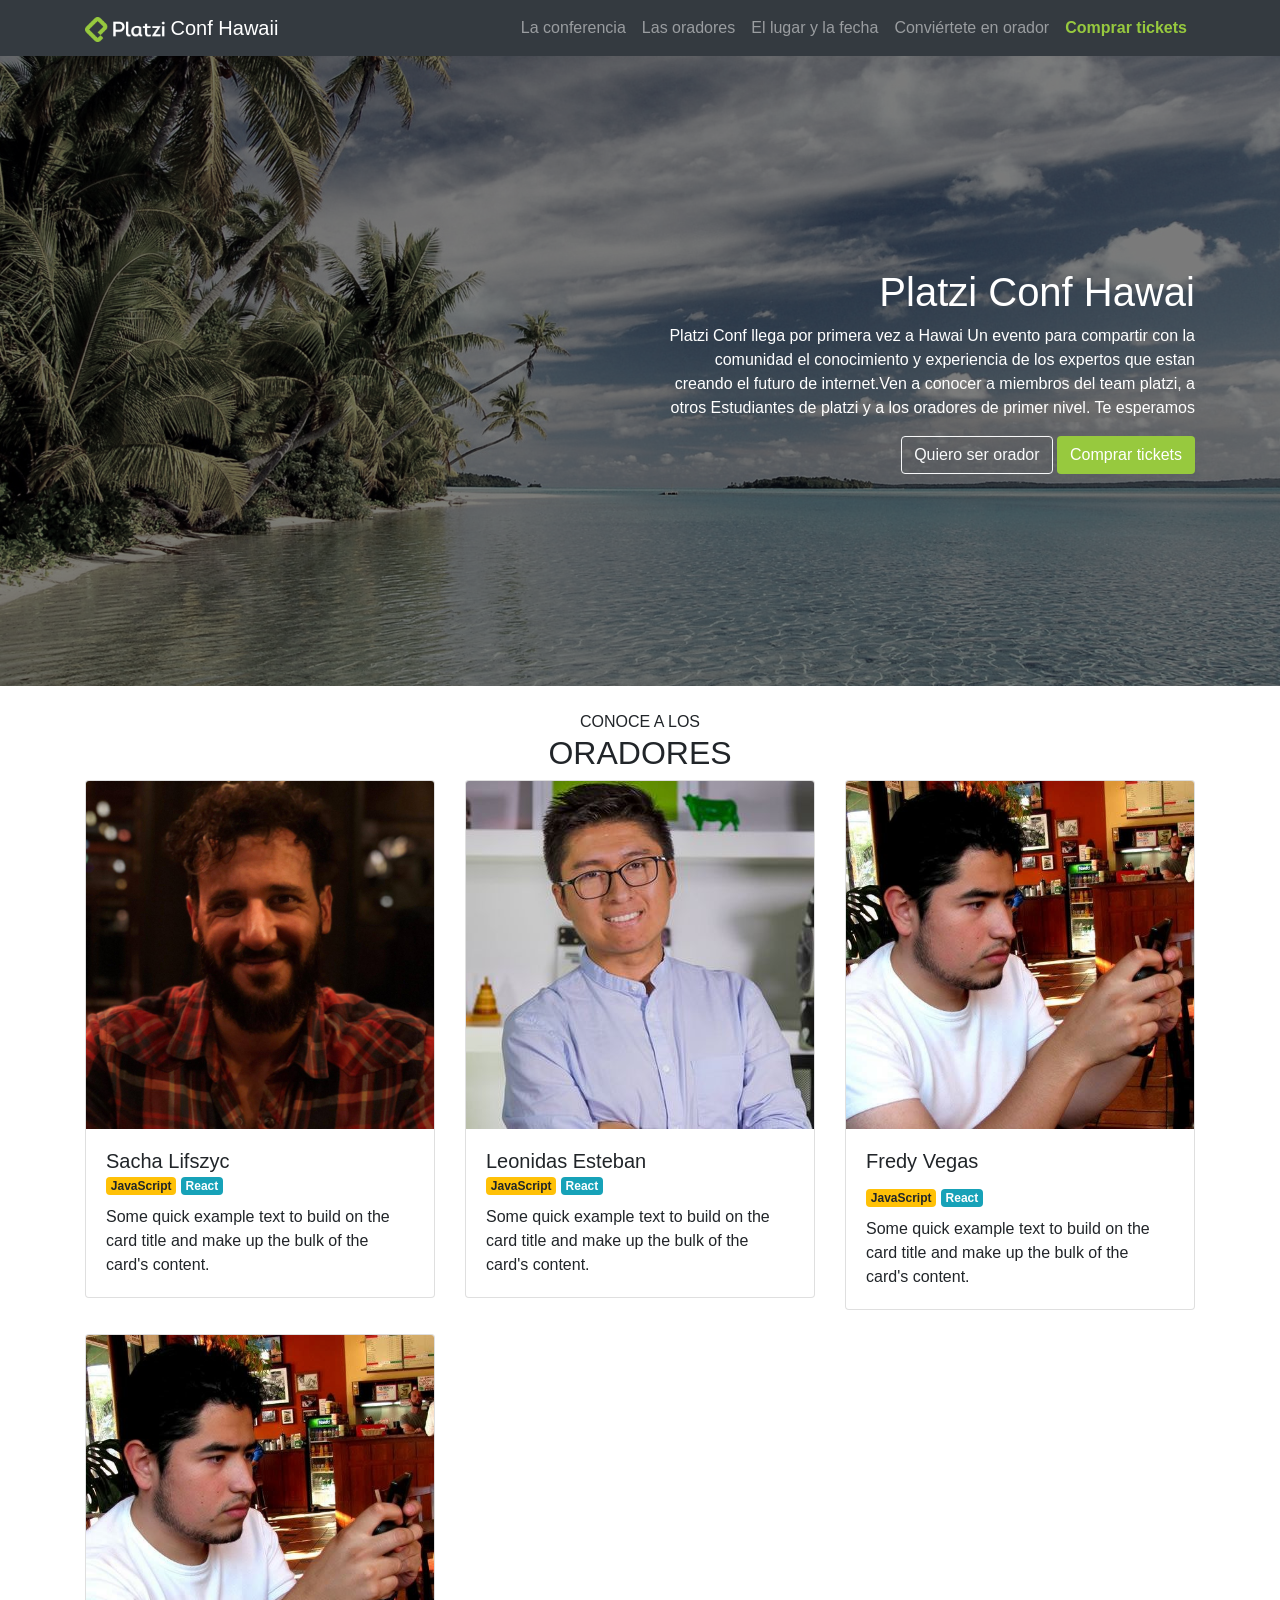
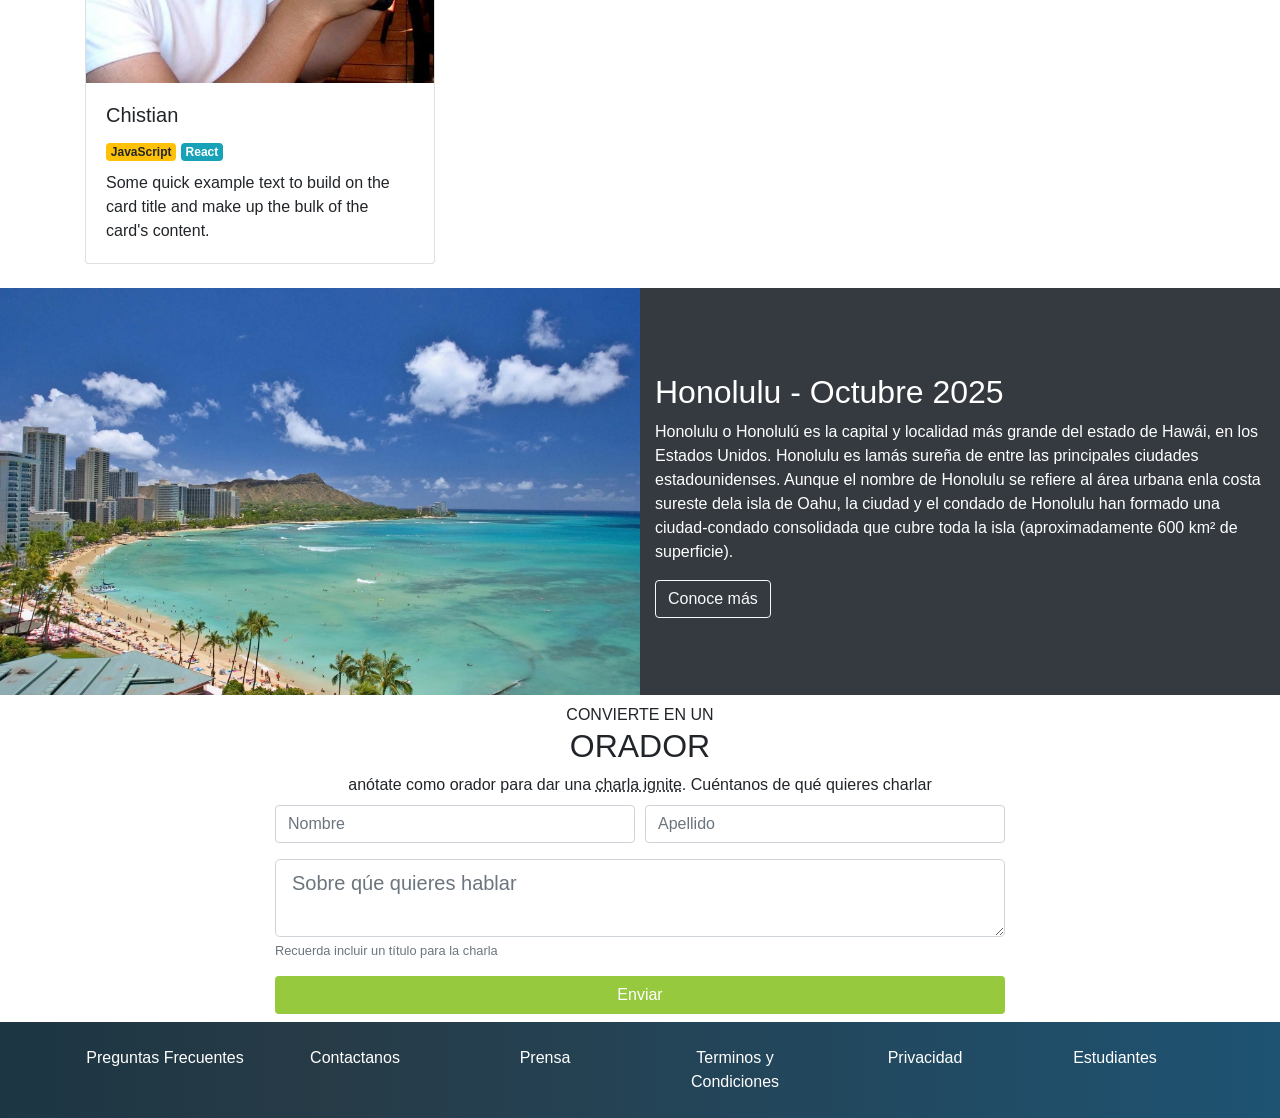
<file: index.html>
<!doctype html>
<html lang="en">
  <head>
    <!-- Required meta tags -->
    <meta charset="utf-8">
    <meta name="viewport" content="width=device-width, initial-scale=1, shrink-to-fit=no">

    <!-- Bootstrap CSS -->
    <link rel="stylesheet" href="https://stackpath.bootstrapcdn.com/bootstrap/4.1.3/css/bootstrap.min.css" integrity="sha384-MCw98/SFnGE8fJT3GXwEOngsV7Zt27NXFoaoApmYm81iuXoPkFOJwJ8ERdknLPMO" crossorigin="anonymous">
    <link rel="stylesheet" href="index.css">
  </head>
  <body data-spy="scroll" data-target="#navbar" data-offet="97">
    <!-- Header -->
    <nav id="header" class="navbar navbar-expand-lg navbar-dark bg-dark sticky-top">
      <div class="container">
        <a class="navbar-brand" href="#">
          <img src="assets/images/platzi-logo.png" alt="Platzi logo">
          Conf Hawaii
        </a>
        <button class="navbar-toggler" type="button" data-toggle="collapse" data-target="#navbar" aria-controls="navbarSupportedContent" aria-expanded="false" aria-label="Toggle navigation">
          <span class="navbar-toggler-icon"></span>
        </button>

        <div class="collapse navbar-collapse" id="navbar">
          <ul class="navbar-nav ml-auto">
            <li class="nav-item">
              <a class="nav-link" href="#main">La conferencia</a>
            </li>
            <li class="nav-item">
              <a class="nav-link" href="#speakers">Las oradores</a>
            </li>
            <li class="nav-item">
              <a class="nav-link" href="#place-time">El lugar y la fecha</a>
            </li>
            <li class="nav-item">
              <a class="nav-link" href="#conviertete-en-orador">Conviértete en orador</a>
            </li>
            <li class="nav-item">
              <a class="nav-link text-platzi" href="#" data-toggle="modal" data-target="#modalCompra">Comprar tickets</a>
            </li>
          </ul>
        </div>
      </div>
    </nav>
    <!-- /Header -->
    <!-- principal -->
    <section id="main">
    <div id="carousel" class="carousel slide" data-ride="carousel" data-pause="false">
      <div class="carousel-inner">
        <div class="carousel-item active">
          <img class="d-block w-100" src="assets/images/hawaii.jpg" alt="First slide">
        </div>
        <div class="carousel-item">
          <img class="d-block w-100" src="assets/images/hawaii2.jpg" alt="Second slide">
        </div>
        <div class="carousel-item">
          <img class="d-block w-100" src="assets/images/hawaii3.jpeg" alt="Third slide">
        </div>
      </div>
      <div class="overlay">
        <div class="container">
          <div class="row align-items-center">
            <div class="col-md-6 offset-md-6 text-center text-md-right">
              <h1>Platzi Conf Hawai</h1>
              <p class="d-none d-md-block">Platzi Conf llega por primera vez a Hawai Un evento para compartir con la comunidad el conocimiento y experiencia de los expertos que estan creando el futuro de internet.Ven a conocer a miembros del team platzi, a otros Estudiantes de platzi y a los oradores de primer nivel. Te esperamos</p>
              <a href="#" class="btn btn-outline-light">Quiero ser orador</a>
              <button class="btn btn-platzi"type="button" name="button" data-toggle="modal" data-target="#modalcompra">Comprar tickets</button>
            </div>
          </div>
        </div>
      </div>
    </div>
    </section>

    <!-- oradores -->
    <section id="speakers" class="mt-4">
      <div class="container">
        <div class="row">
          <div class="col text-center text-uppercase">
            <smal>Conoce a los</smal>
            <h2>Oradores</h2>
          </div>
        </div>

        <div class="row">
          <div class="col-12 col-md-6 col-lg-4 mb-4">
            <div class="card">
              <img class="card-img-top" src="assets/speakers/sacha.jpg" alt="Card image cap">
              <div class="card-body">
                <h5 class="card-title mb-0">Sacha Lifszyc</h5>
                <div class="badges mb-2">
                  <span class="badge badge-warning">JavaScript</span>
                  <span class="badge badge-info">React</span>
                </div>
                <p class="card-text">Some quick example text to build on the card title and make up the bulk of the card's content.</p>
              </div>
            </div>
          </div>

          <div class="col-12 col-md-6 col-lg-4 mb-4">
            <div class="card">
              <img class="card-img-top" src="assets/speakers/leonidas2.jpeg" alt="Card image cap">
              <div class="card-body">
                <h5 class="card-title mb-0">Leonidas Esteban</h5>
                <div class="badges mb-2">
                  <span class="badge badge-warning">JavaScript</span>
                  <span class="badge badge-info">React</span>
                </div>
                <p class="card-text">Some quick example text to build on the card title and make up the bulk of the card's content.</p>
              </div>
            </div>
          </div>

          <div class="col-12 col-md-6 col-lg-4 mb-4">
            <div class="card">
              <img class="card-img-top" src="assets/speakers/freddy.jpeg" alt="Card image cap">
              <div class="card-body">
                <h5 class="card-title">Fredy Vegas</h5>
                <div class="badges mb-2">
                  <span class="badge badge-warning">JavaScript</span>
                  <span class="badge badge-info">React</span>
                </div>
                <p class="card-text">Some quick example text to build on the card title and make up the bulk of the card's content.</p>
              </div>
            </div>
          </div>

          <div class="col-12 col-md-6 col-lg-4 mb-4">
            <div class="card">
              <img class="card-img-top" src="assets/speakers/freddy.jpeg" alt="Card image cap">
              <div class="card-body">
                <h5 class="card-title">Chistian </h5>
                <div class="badges mb-2">
                  <span class="badge badge-warning">JavaScript</span>
                  <span class="badge badge-info">React</span>
                </div>
                <p class="card-text">Some quick example text to build on the card title and make up the bulk of the card's content.</p>
              </div>
            </div>
          </div>
        </div>
        </div>
      </div>
    </section>

    <!-- lugar y fecha -->
    <section id="place-time">
      <div class="container-fluid">
        <div class="row">
          <div class="col-12 col-lg-6 pl-0 pr-0">
            <img src="assets/images/honolulu.jpg" alt="">
          </div>
          <div class="col-12 col-lg-6 pt-2 align-self-center">
            <h2>Honolulu - Octubre 2025</h2>
          	<p>Honolulu o Honolulú es la capital y localidad más grande del 		estado de Hawái, en los Estados Unidos. Honolulu es lamás sureña de entre las principales ciudades estadounidenses. Aunque el nombre de Honolulu se refiere al área urbana enla costa sureste dela isla de Oahu, la ciudad y el condado de Honolulu han formado una ciudad-condado consolidada que cubre toda la isla (aproximadamente 600 km² de superficie).
          	</p>
          	<a href="https://es.wikipedia.org/wiki/Honolulu"class="btn btn-outline-light">Conoce más</a>
          </div>
        </div>
      </div>
    </section>

    <!-- Formulario -->
    <section id="#conviertete-en-orador" class="pt-2 pb-2">
      <div class="container">
        <div class="row">
          <div class="col text-uppercase text-center">
            <samll>Convierte en un</samll>
            <h2>Orador</h2>
          </div>
        </div>
        <div class="row">
          <div class="col text-center">
            anótate como orador para dar una <abbr  data-toggle="tooltip" title="Charlas de 5 minutos"> charla ignite</abbr>. Cuéntanos de qué quieres charlar
          </div>
        </div>

        <div class="row">
          <div class="col col-md-10 offset-1 col-lg-8 offset-lg-2 pt-2">
            <form>
              <div class="form-row">
                <div class="form-group col-12 col-md-6">
                  <input type="text" class="form-control" placeholder="Nombre">
                </div>
                <div class="form-group col-12 col-md-6">
                  <input type="text" class="form-control" placeholder="Apellido">
                </div>
              </div>
              <div class="form-row">
                <div class="form-group col">
                  <textarea name="text" class="form-control form-control-lg" placeholder="Sobre qúe quieres hablar"></textarea>
                  <small class="form-text text-muted">Recuerda incluir un título para la charla</small>
                </div>
              </div>
              <div class="row">
                <div class="col">
                  <button type="button" name="button" class="btn btn-platzi btn-block" data-toggle="tooltip" title="Estas Seguro">Enviar</button>
                </div>
              </div>
            </form>
          </div>
        </div>
      </div>
    </section>

    <!-- Modal -->
    <div class="modal fade" id="modalcompra" tabindex="-1" role="dialog" aria-labelledby="exampleModalCenterTitle" aria-hidden="true">
      <div class="modal-dialog modal-dialog-centered" role="document">
        <div class="modal-content">
          <div class="modal-header">
            <h5 class="modal-title" id="exampleModalCenterTitle">Comprar Tickets</h5>
            <button type="button" class="close" data-dismiss="modal" aria-label="Close">
              <span aria-hidden="true">&times;</span>
            </button>
          </div>
          <div class="modal-body">
            <fomr>
              <div class="form-row">
                <div class="form-group col">
                  <div class="input-group mb-3">
                    <div class="input-group-prepend">
                      <span class="input-group-text" id="basic-addon1">@</span>
                    </div>
                    <input type="text" class="form-control" placeholder="Username" aria-label="Username" aria-describedby="basic-addon1">
                  </div>
                </div>
              </div>
            </fomr>
            <div class="alert alert-warning" role="alert">
              A simple warning alert—check it out!
            </div>
          </div>
          <div class="modal-footer">
            <button type="button" class="btn btn-secondary" data-dismiss="modal">Cancelar</button>
            <button type="button" class="btn btn-platzi">Comprar</button>
          </div>
        </div>
      </div>
    </div>

    <!-- footer-->
    <footer id="footer" class="pb-4 pt-4">
      <div class="container">
        <div class="row text-center">
          <div class="col-12 col-lg"><a href="#">Preguntas Frecuentes</a></div>
          <div class="col-12 col-lg"><a href="#">Contactanos</a></div>
          <div class="col-12 col-lg"><a href="#">Prensa</a></div>
          <div class="col-12 col-lg"><a href="#">Terminos y Condiciones</a></div>
          <div class="col-12 col-lg"><a href="#">Privacidad</a></div>
          <div class="col-12 col-lg"><a href="#">Estudiantes</a></div>
        </div>
      </div>
    </footer>

    <!-- Optional JavaScript -->
    <!-- jQuery first, then Popper.js, then Bootstrap JS -->
    <script src="https://code.jquery.com/jquery-3.3.1.slim.min.js" integrity="sha384-q8i/X+965DzO0rT7abK41JStQIAqVgRVzpbzo5smXKp4YfRvH+8abtTE1Pi6jizo" crossorigin="anonymous"></script>
    <script src="https://cdnjs.cloudflare.com/ajax/libs/popper.js/1.14.3/umd/popper.min.js" integrity="sha384-ZMP7rVo3mIykV+2+9J3UJ46jBk0WLaUAdn689aCwoqbBJiSnjAK/l8WvCWPIPm49" crossorigin="anonymous"></script>
    <script src="https://stackpath.bootstrapcdn.com/bootstrap/4.1.3/js/bootstrap.min.js" integrity="sha384-ChfqqxuZUCnJSK3+MXmPNIyE6ZbWh2IMqE241rYiqJxyMiZ6OW/JmZQ5stwEULTy" crossorigin="anonymous"></script>

    <script src="index.js"></script>
  </body>
</html>
</file>
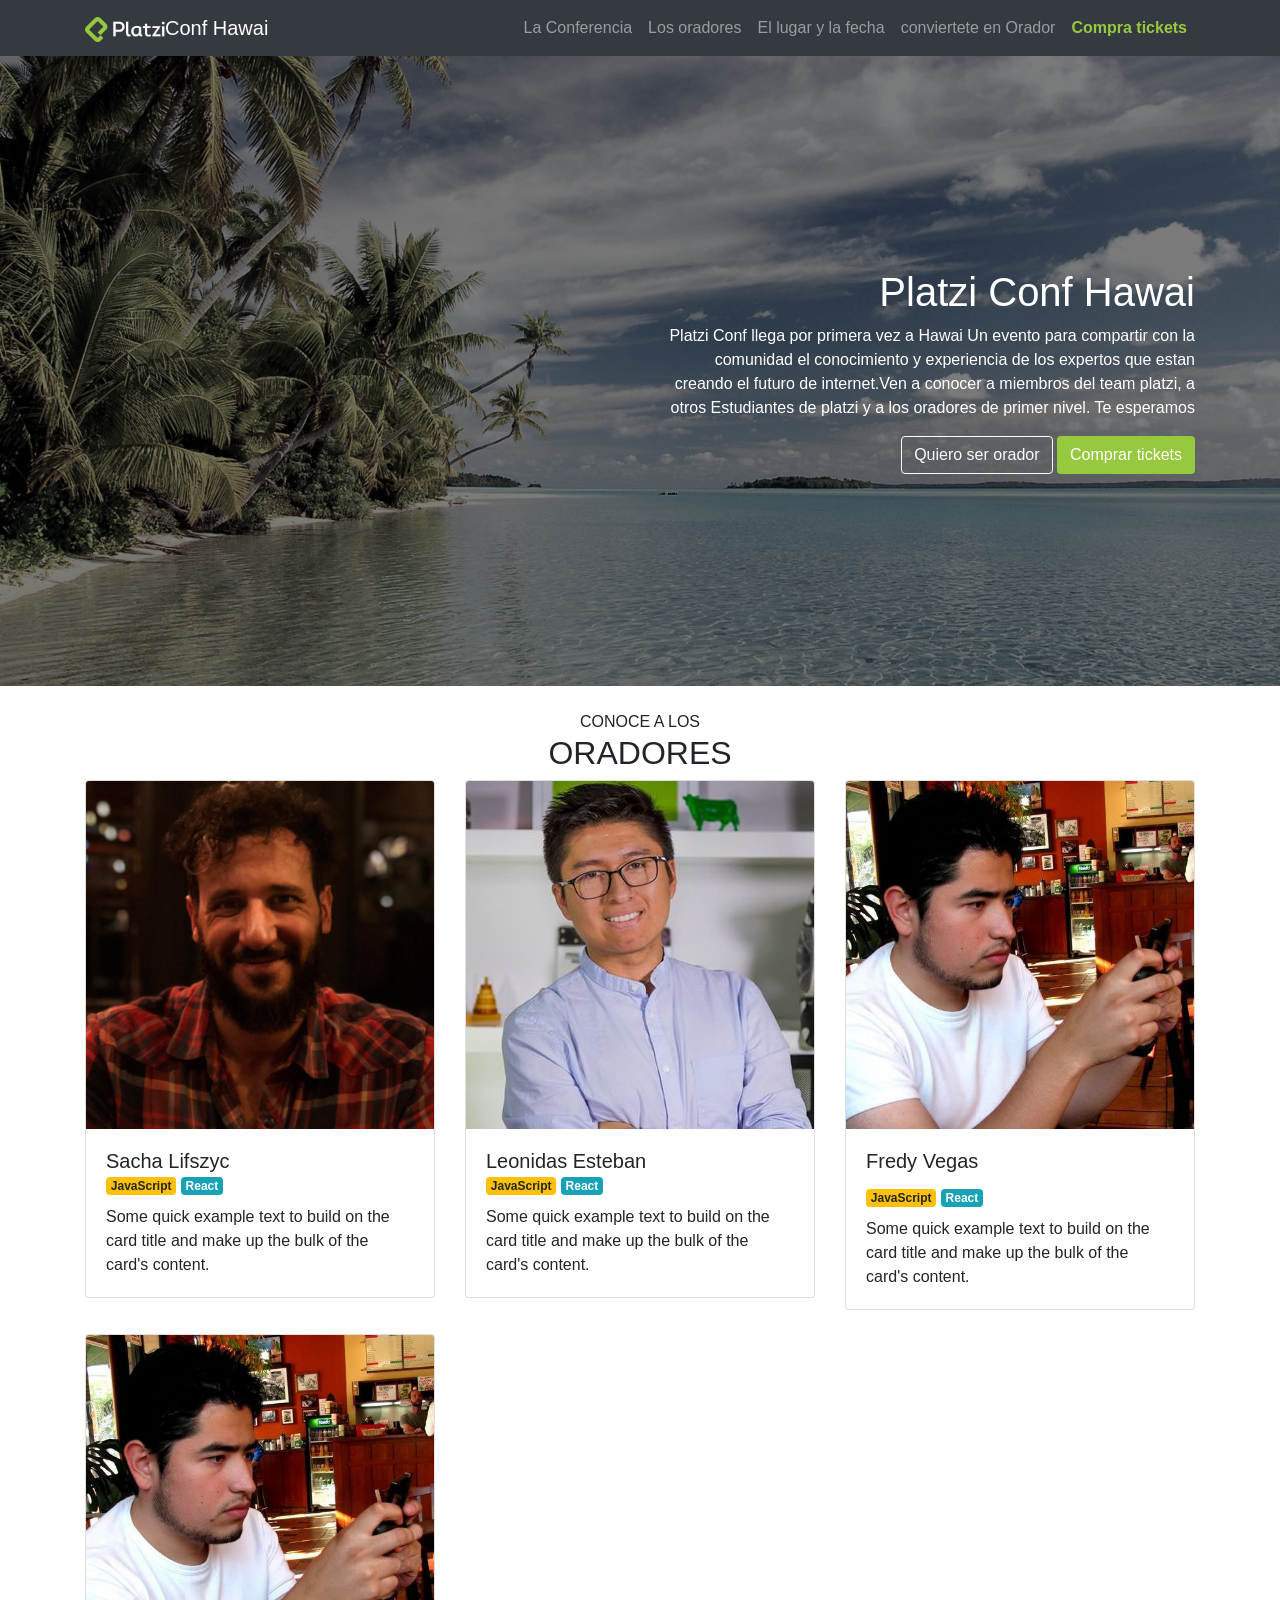
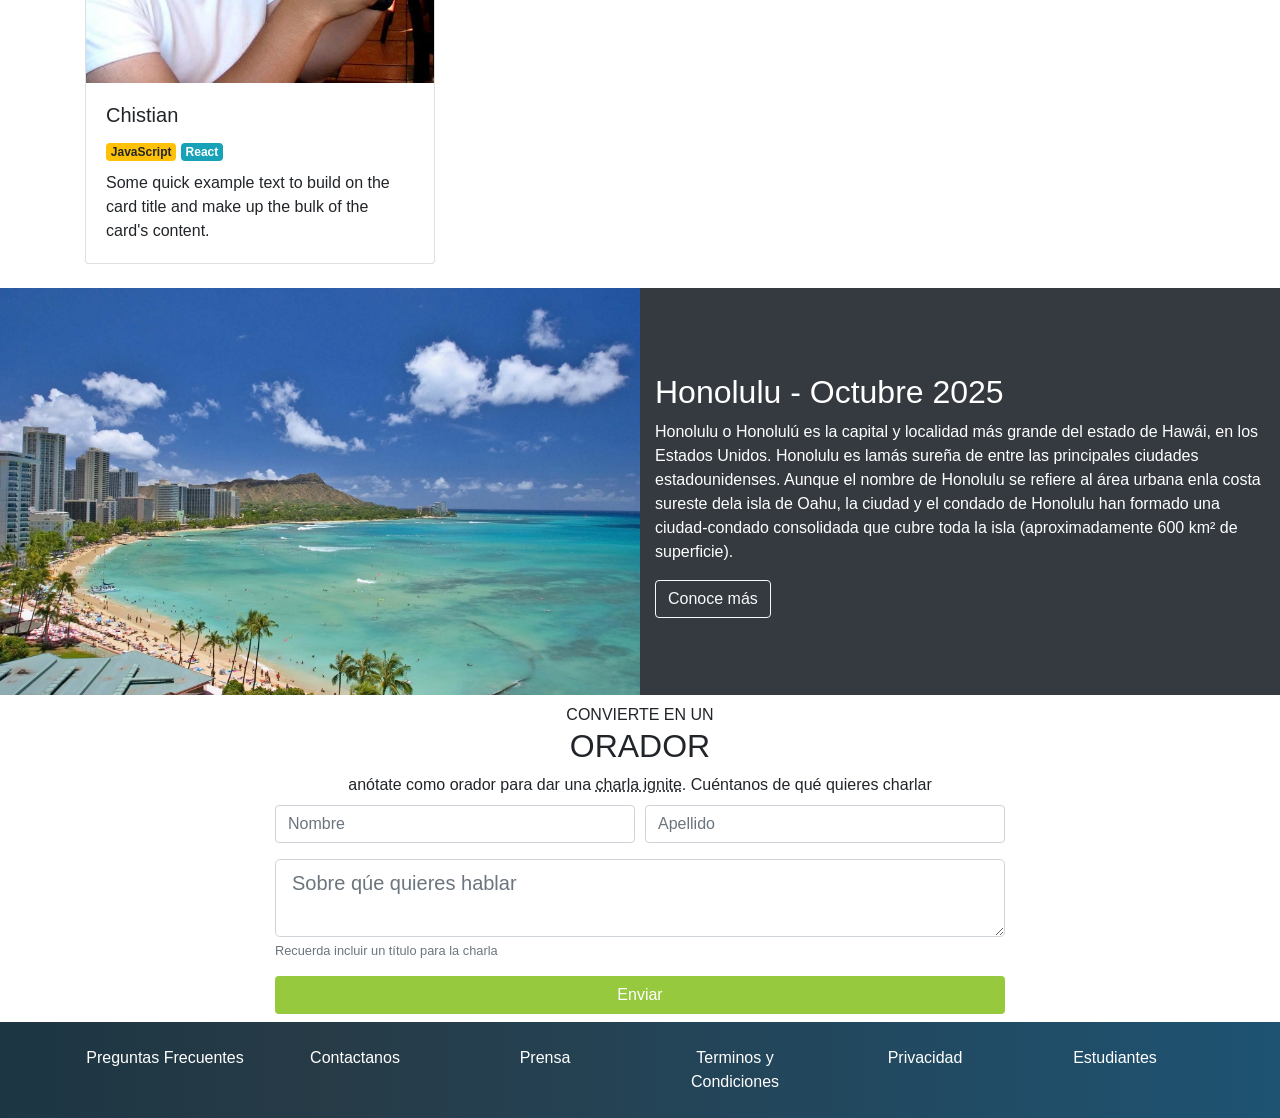
<file: proyecto/index.html>
<!doctype html>
<html lang="en">
  <head>
    <!-- Required meta tags -->
    <meta charset="utf-8">
    <meta name="viewport" content="width=device-width, initial-scale=1, shrink-to-fit=no">

    <!-- Bootstrap CSS -->
    <link rel="stylesheet" href="https://stackpath.bootstrapcdn.com/bootstrap/4.1.3/css/bootstrap.min.css" integrity="sha384-MCw98/SFnGE8fJT3GXwEOngsV7Zt27NXFoaoApmYm81iuXoPkFOJwJ8ERdknLPMO" crossorigin="anonymous">
    <link rel="stylesheet" href="index.css">
  </head>
  <body data-spy="scroll" data-target="#navbar" data-offet="97">
    <!-- header -->
    <nav id="header" class="navbar navbar-expand-lg navbar-dark bg-dark sticky-top">
      <div class="container">
      <a class="navbar-brand" href="#"><img src="assets/images/platzi-logo.png" alt="">Conf Hawai</a>
      <button class="navbar-toggler" type="button" data-toggle="collapse" data-target="#navbarSupportedContent" aria-controls="navbarSupportedContent" aria-expanded="false" aria-label="Toggle navigation">
        <span class="navbar-toggler-icon"></span>
      </button>

      <div class="collapse navbar-collapse" id="navbar">
        <ul class="navbar-nav ml-auto">
          <li class="nav-item">
            <a class="nav-link" href="#main">La Conferencia</a>
          </li>
          <li class="nav-item">
            <a class="nav-link" href="#speakers">Los oradores</a>
          </li>
          <li class="nav-item">
            <a class="nav-link" href="#place-time">El lugar y la fecha</a>
          </li>
          <li class="nav-item">
            <a class="nav-link" href="#conviertete-en-orador">conviertete en Orador</a>
          </li>
          <li class="nav-item">
            <a class="nav-link text-platzi" href="#" data-target="#modalcompra" data-toggle="modal">Compra tickets</a>
          </li>

        </ul>
      </div>
      </div>
    </nav>
    <!-- principal -->
    <section id="main">
    <div id="carousel" class="carousel slide" data-ride="carousel" data-pause="false">
      <div class="carousel-inner">
        <div class="carousel-item active">
          <img class="d-block w-100" src="assets/images/hawaii.jpg" alt="First slide">
        </div>
        <div class="carousel-item">
          <img class="d-block w-100" src="assets/images/hawaii2.jpg" alt="Second slide">
        </div>
        <div class="carousel-item">
          <img class="d-block w-100" src="assets/images/hawaii3.jpeg" alt="Third slide">
        </div>
      </div>
      <div class="overlay">
        <div class="container">
          <div class="row align-items-center">
            <div class="col-md-6 offset-md-6 text-center text-md-right">
              <h1>Platzi Conf Hawai</h1>
              <p class="d-none d-md-block">Platzi Conf llega por primera vez a Hawai Un evento para compartir con la comunidad el conocimiento y experiencia de los expertos que estan creando el futuro de internet.Ven a conocer a miembros del team platzi, a otros Estudiantes de platzi y a los oradores de primer nivel. Te esperamos</p>
              <a href="#" class="btn btn-outline-light">Quiero ser orador</a>
              <button class="btn btn-platzi"type="button" name="button" data-toggle="modal" data-target="#modalcompra">Comprar tickets</button>
            </div>
          </div>
        </div>
      </div>
    </div>
    </section>

    <!-- oradores -->
    <section id="speakers" class="mt-4">
      <div class="container">
        <div class="row">
          <div class="col text-center text-uppercase">
            <smal>Conoce a los</smal>
            <h2>Oradores</h2>
          </div>
        </div>

        <div class="row">
          <div class="col-12 col-md-6 col-lg-4 mb-4">
            <div class="card">
              <img class="card-img-top" src="assets/speakers/sacha.jpg" alt="Card image cap">
              <div class="card-body">
                <h5 class="card-title mb-0">Sacha Lifszyc</h5>
                <div class="badges mb-2">
                  <span class="badge badge-warning">JavaScript</span>
                  <span class="badge badge-info">React</span>
                </div>
                <p class="card-text">Some quick example text to build on the card title and make up the bulk of the card's content.</p>
              </div>
            </div>
          </div>

          <div class="col-12 col-md-6 col-lg-4 mb-4">
            <div class="card">
              <img class="card-img-top" src="assets/speakers/leonidas2.jpeg" alt="Card image cap">
              <div class="card-body">
                <h5 class="card-title mb-0">Leonidas Esteban</h5>
                <div class="badges mb-2">
                  <span class="badge badge-warning">JavaScript</span>
                  <span class="badge badge-info">React</span>
                </div>
                <p class="card-text">Some quick example text to build on the card title and make up the bulk of the card's content.</p>
              </div>
            </div>
          </div>

          <div class="col-12 col-md-6 col-lg-4 mb-4">
            <div class="card">
              <img class="card-img-top" src="assets/speakers/freddy.jpeg" alt="Card image cap">
              <div class="card-body">
                <h5 class="card-title">Fredy Vegas</h5>
                <div class="badges mb-2">
                  <span class="badge badge-warning">JavaScript</span>
                  <span class="badge badge-info">React</span>
                </div>
                <p class="card-text">Some quick example text to build on the card title and make up the bulk of the card's content.</p>
              </div>
            </div>
          </div>

          <div class="col-12 col-md-6 col-lg-4 mb-4">
            <div class="card">
              <img class="card-img-top" src="assets/speakers/freddy.jpeg" alt="Card image cap">
              <div class="card-body">
                <h5 class="card-title">Chistian </h5>
                <div class="badges mb-2">
                  <span class="badge badge-warning">JavaScript</span>
                  <span class="badge badge-info">React</span>
                </div>
                <p class="card-text">Some quick example text to build on the card title and make up the bulk of the card's content.</p>
              </div>
            </div>
          </div>
        </div>
        </div>
      </div>
    </section>

    <!-- lugar y fecha -->
    <section id="place-time">
      <div class="container-fluid">
        <div class="row">
          <div class="col-12 col-lg-6 pl-0 pr-0">
            <img src="assets/images/honolulu.jpg" alt="">
          </div>
          <div class="col-12 col-lg-6 pt-2 align-self-center">
            <h2>Honolulu - Octubre 2025</h2>
          	<p>Honolulu o Honolulú es la capital y localidad más grande del 		estado de Hawái, en los Estados Unidos. Honolulu es lamás sureña de entre las principales ciudades estadounidenses. Aunque el nombre de Honolulu se refiere al área urbana enla costa sureste dela isla de Oahu, la ciudad y el condado de Honolulu han formado una ciudad-condado consolidada que cubre toda la isla (aproximadamente 600 km² de superficie).
          	</p>
          	<a href="https://es.wikipedia.org/wiki/Honolulu"class="btn btn-outline-light">Conoce más</a>
          </div>
        </div>
      </div>
    </section>

    <!-- Formulario -->
    <section id="#conviertete-en-orador" class="pt-2 pb-2">
      <div class="container">
        <div class="row">
          <div class="col text-uppercase text-center">
            <samll>Convierte en un</samll>
            <h2>Orador</h2>
          </div>
        </div>
        <div class="row">
          <div class="col text-center">
            anótate como orador para dar una <abbr  data-toggle="tooltip" title="Charlas de 5 minutos"> charla ignite</abbr>. Cuéntanos de qué quieres charlar
          </div>
        </div>

        <div class="row">
          <div class="col col-md-10 offset-1 col-lg-8 offset-lg-2 pt-2">
            <form>
              <div class="form-row">
                <div class="form-group col-12 col-md-6">
                  <input type="text" class="form-control" placeholder="Nombre">
                </div>
                <div class="form-group col-12 col-md-6">
                  <input type="text" class="form-control" placeholder="Apellido">
                </div>
              </div>
              <div class="form-row">
                <div class="form-group col">
                  <textarea name="text" class="form-control form-control-lg" placeholder="Sobre qúe quieres hablar"></textarea>
                  <small class="form-text text-muted">Recuerda incluir un título para la charla</small>
                </div>
              </div>
              <div class="row">
                <div class="col">
                  <button type="button" name="button" class="btn btn-platzi btn-block" data-toggle="tooltip" title="Estas Seguro">Enviar</button>
                </div>
              </div>
            </form>
          </div>
        </div>
      </div>
    </section>

    <!-- Modal -->
    <div class="modal fade" id="modalcompra" tabindex="-1" role="dialog" aria-labelledby="exampleModalCenterTitle" aria-hidden="true">
      <div class="modal-dialog modal-dialog-centered" role="document">
        <div class="modal-content">
          <div class="modal-header">
            <h5 class="modal-title" id="exampleModalCenterTitle">Comprar Tickets</h5>
            <button type="button" class="close" data-dismiss="modal" aria-label="Close">
              <span aria-hidden="true">&times;</span>
            </button>
          </div>
          <div class="modal-body">
            <fomr>
              <div class="form-row">
                <div class="form-group col">
                  <div class="input-group mb-3">
                    <div class="input-group-prepend">
                      <span class="input-group-text" id="basic-addon1">@</span>
                    </div>
                    <input type="text" class="form-control" placeholder="Username" aria-label="Username" aria-describedby="basic-addon1">
                  </div>
                </div>
              </div>
            </fomr>
            <div class="alert alert-warning" role="alert">
              A simple warning alert—check it out!
            </div>
          </div>
          <div class="modal-footer">
            <button type="button" class="btn btn-secondary" data-dismiss="modal">Cancelar</button>
            <button type="button" class="btn btn-platzi">Comprar</button>
          </div>
        </div>
      </div>
    </div>

    <!-- footer-->
    <footer id="footer" class="pb-4 pt-4">
      <div class="container">
        <div class="row text-center">
          <div class="col-12 col-lg"><a href="#">Preguntas Frecuentes</a></div>
          <div class="col-12 col-lg"><a href="#">Contactanos</a></div>
          <div class="col-12 col-lg"><a href="#">Prensa</a></div>
          <div class="col-12 col-lg"><a href="#">Terminos y Condiciones</a></div>
          <div class="col-12 col-lg"><a href="#">Privacidad</a></div>
          <div class="col-12 col-lg"><a href="#">Estudiantes</a></div>
        </div>
      </div>
    </footer>

    <!-- Optional JavaScript -->
    <!-- jQuery first, then Popper.js, then Bootstrap JS -->
    <script src="https://code.jquery.com/jquery-3.3.1.slim.min.js" integrity="sha384-q8i/X+965DzO0rT7abK41JStQIAqVgRVzpbzo5smXKp4YfRvH+8abtTE1Pi6jizo" crossorigin="anonymous"></script>
    <script src="https://cdnjs.cloudflare.com/ajax/libs/popper.js/1.14.3/umd/popper.min.js" integrity="sha384-ZMP7rVo3mIykV+2+9J3UJ46jBk0WLaUAdn689aCwoqbBJiSnjAK/l8WvCWPIPm49" crossorigin="anonymous"></script>
    <script src="https://stackpath.bootstrapcdn.com/bootstrap/4.1.3/js/bootstrap.min.js" integrity="sha384-ChfqqxuZUCnJSK3+MXmPNIyE6ZbWh2IMqE241rYiqJxyMiZ6OW/JmZQ5stwEULTy" crossorigin="anonymous"></script>

    <script src="index.js"></script>
  </body>
</html>
</file>
<file: index.css>
.text-platzi {
  color: #97c93e !important;
  font-weight: bold;
}

.btn-platzi {
  background-color: #97c93e;
  color: white;
}

.btn-platzi:hover {
  background-color: #82ad36;
}

#header img{
  width:80px;
}

#main .carousel-inner img {
  max-height: 70vh;
  object-fit: cover;
  filter: grayscale(70%);
}

#carousel {
  position: relative;
}

#carousel .overlay {
  position: absolute;
  top: 0;
  bottom: 0;
  left: 0;
  right: 0;
  background-color: rgba(0, 0, 0, 0.5);
  color: white;
}

#carousel .overlay .container,
#carousel .overlay .row {
  height: 100%;
}

#place-time {
  background-color: #343a40;
  color: white;
}

#place-time img {
  max-width: 100%;
}



#footer {
  background: linear-gradient(90deg,#1c3643,#273b47 25%,#1e5372);
}

#footer a{
  color:white;
}
</file>
<file: proyecto/index.css>
.text-platzi {
  color: #97c93e !important;
  font-weight: bold;
}

.btn-platzi {
  background-color: #97c93e;
  color: white;
}

.btn-platzi:hover {
  background-color: #82ad36;
}

#header img{
  width:80px;
}

#main .carousel-inner img {
  max-height: 70vh;
  object-fit: cover;
  filter: grayscale(70%);
}

#carousel {
  position: relative;
}

#carousel .overlay {
  position: absolute;
  top: 0;
  bottom: 0;
  left: 0;
  right: 0;
  background-color: rgba(0, 0, 0, 0.5);
  color: white;
}

#carousel .overlay .container,
#carousel .overlay .row {
  height: 100%;
}

#place-time {
  background-color: #343a40;
  color: white;
}

#place-time img {
  max-width: 100%;
}



#footer {
  background: linear-gradient(90deg,#1c3643,#273b47 25%,#1e5372);
}

#footer a{
  color:white;
}
</file>
